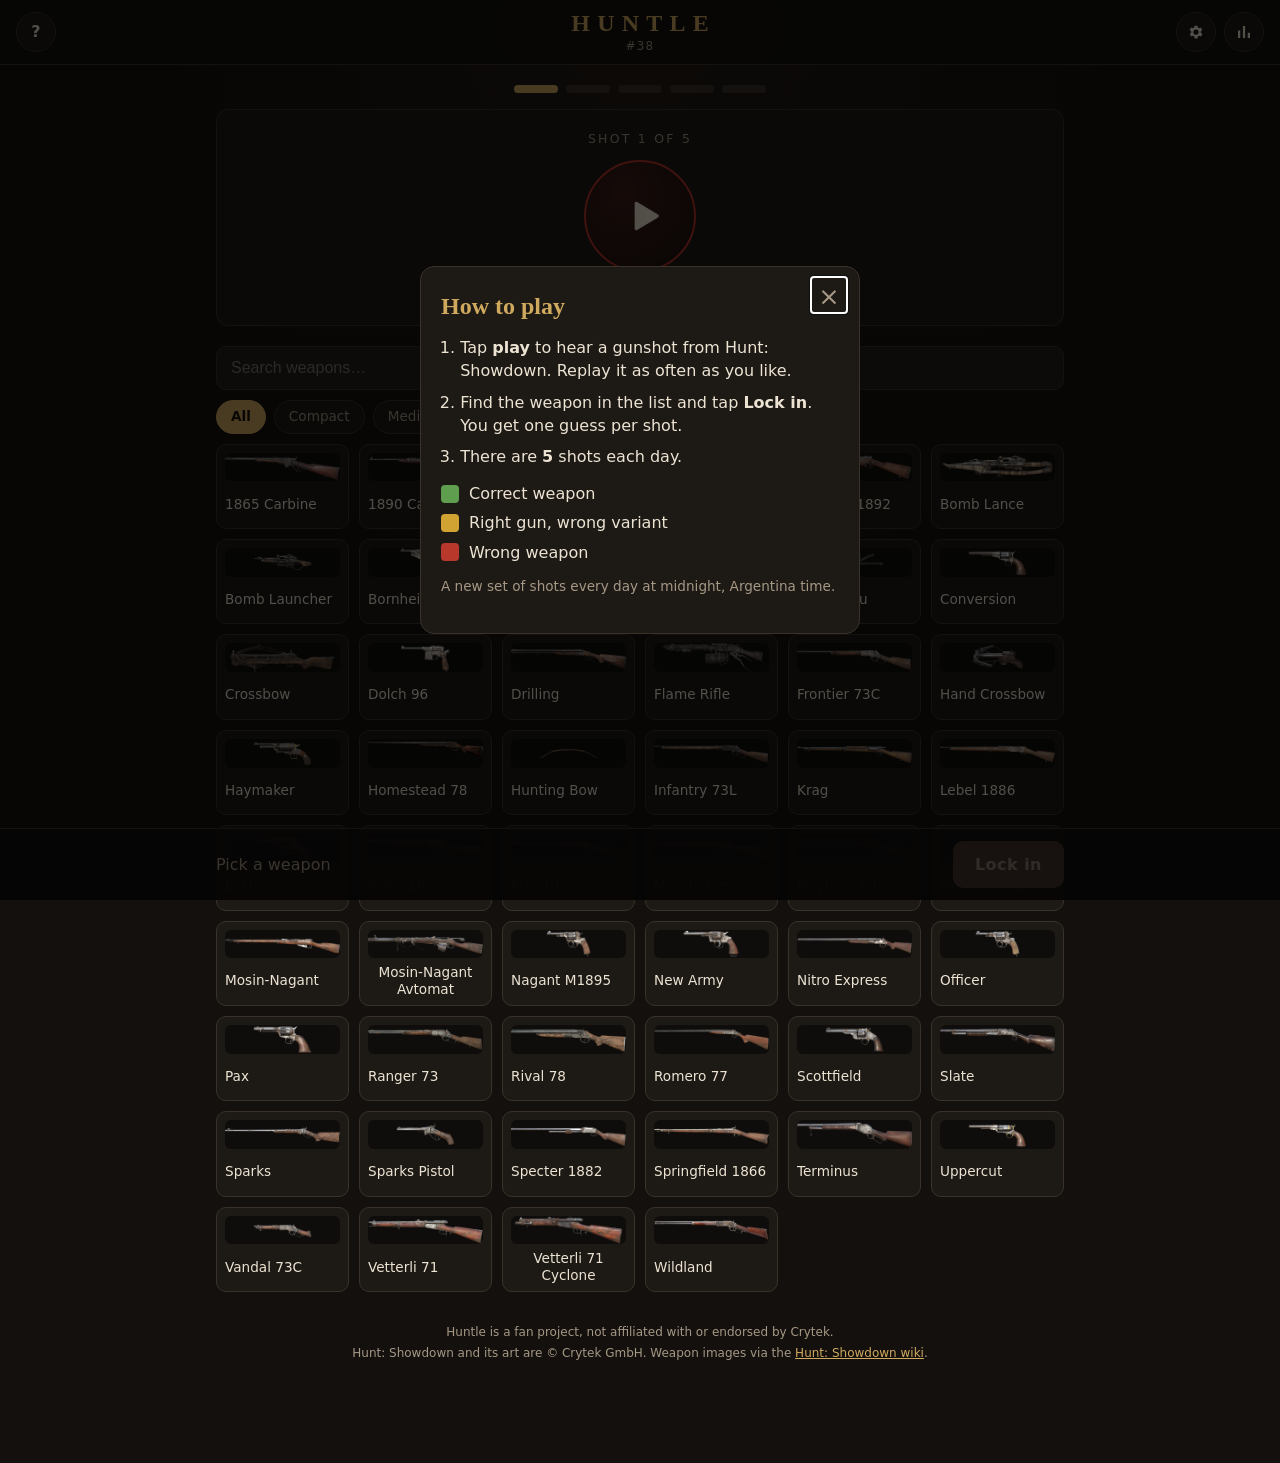
<file: index.html>
<!doctype html>
<html lang="en">
<head>
  <meta charset="utf-8">
  <meta name="viewport" content="width=device-width, initial-scale=1, viewport-fit=cover">
  <meta name="theme-color" content="#13100e">
  <title>Huntle</title>
  <meta name="description" content="A daily Hunt: Showdown sound quiz. Hear five gunshots, name the weapons.">
  <link rel="icon" href="assets/favicon.svg" type="image/svg+xml">
  <link rel="apple-touch-icon" href="assets/apple-touch-icon.png">
  <link rel="manifest" href="manifest.webmanifest">
  <meta name="apple-mobile-web-app-title" content="Huntle">

  <!-- Link previews (Discord, Reddit, iMessage, WhatsApp, X). These need full
       URLs: update them if the site moves to its own domain. -->
  <link rel="canonical" href="https://huntle.pages.dev/">
  <meta property="og:type" content="website">
  <meta property="og:site_name" content="Huntle">
  <meta property="og:url" content="https://huntle.pages.dev/">
  <meta property="og:title" content="Huntle: the daily Hunt: Showdown sound quiz">
  <meta property="og:description" content="Hear five gunshots. Name the weapons. A new set every day.">
  <meta property="og:image" content="https://huntle.pages.dev/assets/og-image.png">
  <meta property="og:image:width" content="1200">
  <meta property="og:image:height" content="630">
  <meta property="og:image:alt" content="Huntle: hear five gunshots, name the weapons.">
  <meta name="twitter:card" content="summary_large_image">
  <link rel="stylesheet" href="css/styles.css">
  <link rel="stylesheet" href="css/themes.css">
  <script>
    // Apply the saved color theme before the page draws, so it never flashes the default.
    try {
      var t = localStorage.getItem("huntle:theme");
      if (t && /^[a-z-]+$/.test(t) && t !== "default") document.documentElement.dataset.theme = t;
    } catch (e) {}
  </script>
</head>
<body>
  <header class="topbar">
    <div class="topbar-side">
      <button class="icon-btn" id="btn-help" aria-label="How to play">?</button>
    </div>
    <div class="brand">
      <h1>HUNTLE</h1>
      <span id="puzzle-no" class="puzzle-no"></span>
    </div>
    <div class="topbar-side end">
      <button class="icon-btn" id="btn-settings" aria-label="Settings">
        <svg viewBox="0 0 24 24" width="18" height="18" aria-hidden="true"><path fill="currentColor" d="M19.4 13a7.5 7.5 0 0 0 0-2l2-1.6-2-3.4-2.4 1a7.4 7.4 0 0 0-1.7-1L15 3.5h-4l-.4 2.5a7.4 7.4 0 0 0-1.7 1l-2.4-1-2 3.4L6.6 11a7.5 7.5 0 0 0 0 2l-2 1.6 2 3.4 2.4-1a7.4 7.4 0 0 0 1.7 1l.4 2.5h4l.4-2.5a7.4 7.4 0 0 0 1.7-1l2.4 1 2-3.4-2-1.6ZM13 15.5a3.5 3.5 0 1 1 0-7 3.5 3.5 0 0 1 0 7Z" transform="translate(-1 0)"/></svg>
      </button>
      <button class="icon-btn" id="btn-stats" aria-label="Statistics">
        <svg viewBox="0 0 24 24" width="18" height="18" aria-hidden="true"><path fill="currentColor" d="M4 20h3V10H4v10Zm6.5 0h3V4h-3v16ZM17 20h3v-7h-3v7Z"/></svg>
      </button>
    </div>
  </header>

  <main>
    <ol id="progress" class="progress" aria-label="Progress"></ol>

    <section id="play-view">
      <div class="round-panel">
        <p id="round-label" class="round-label"></p>
        <button id="btn-play" class="play-btn" aria-label="Play gunshot">
          <svg viewBox="0 0 24 24" aria-hidden="true"><path d="M7 4.5v15a1 1 0 0 0 1.5.86l12.5-7.5a1 1 0 0 0 0-1.72L8.5 3.64A1 1 0 0 0 7 4.5Z"/></svg>
        </button>
        <p class="hint">Tap to play. Replay as often as you like.</p>
        <p id="audio-note" class="audio-note" hidden></p>
      </div>

      <div id="picker" class="picker">
        <div class="picker-tools">
          <input id="search" type="search" placeholder="Search weapons…" autocomplete="off" spellcheck="false" aria-label="Search weapons">
          <div id="cats" class="chips" role="tablist" aria-label="Weapon type"></div>
        </div>
        <div id="grid" class="grid" role="listbox" aria-label="Weapons"></div>
        <p id="empty" class="empty" hidden>No weapons match your search.</p>
      </div>

      <div id="feedback" class="feedback" hidden aria-live="polite"></div>
    </section>

    <section id="summary-view" class="summary" hidden>
      <div class="summary-head">
        <p id="sum-title" class="eyebrow"></p>
        <p id="sum-score" class="big-score"></p>
        <p id="sum-squares" class="squares"></p>
        <p id="sum-line" class="sum-line"></p>
      </div>
      <ol id="sum-list" class="sum-list"></ol>
      <div class="sum-actions">
        <button id="btn-share" class="primary">Share result</button>
        <button id="btn-sum-stats" class="secondary">Statistics</button>
      </div>
      <div class="next">
        <p class="muted">Next Huntle in</p>
        <p class="countdown"></p>
        <p class="muted small reset-note"></p>
      </div>
    </section>
    <footer class="credits">
      <p>Huntle is a fan project, not affiliated with or endorsed by Crytek.</p>
      <p>Hunt: Showdown and its art are © Crytek GmbH. Weapon images via the <a href="https://huntshowdown.wiki.gg/wiki/Weapons" target="_blank" rel="noopener">Hunt: Showdown wiki</a>.</p>
    </footer>
  </main>

  <div id="action-bar" class="action-bar">
    <div id="selected-label" class="selected"></div>
    <button id="btn-submit" class="primary">Lock in</button>
  </div>

  <dialog id="dlg-help">
    <button class="close" data-close aria-label="Close">×</button>
    <h2>How to play</h2>
    <ol class="help-list">
      <li>Tap <b>play</b> to hear a gunshot from Hunt: Showdown. Replay it as often as you like.</li>
      <li>Find the weapon in the list and tap <b>Lock in</b>. You get one guess per shot.</li>
      <li>There are <b class="rounds-count">5</b> shots each day.</li>
    </ol>
    <div class="legend">
      <p><span class="sq correct"></span> Correct weapon</p>
      <p><span class="sq partial"></span> Right gun, wrong variant</p>
      <p><span class="sq wrong"></span> Wrong weapon</p>
    </div>
    <p class="muted small reset-note"></p>
  </dialog>

  <dialog id="dlg-stats">
    <button class="close" data-close aria-label="Close">×</button>
    <h2>Statistics</h2>
    <div class="stats-grid">
      <div><b id="st-played">0</b><span>Played</span></div>
      <div><b id="st-avg">0%</b><span>Accuracy</span></div>
      <div><b id="st-streak">0</b><span>Streak</span></div>
      <div><b id="st-max">0</b><span>Best streak</span></div>
    </div>
    <h3>Score distribution</h3>
    <div id="st-dist" class="dist"></div>
    <div class="next">
      <p class="muted">Next Huntle in</p>
      <p class="countdown"></p>
    </div>
  </dialog>

  <dialog id="dlg-settings">
    <button class="close" data-close aria-label="Close">×</button>
    <h2>Settings</h2>
    <h3>Color theme</h3>
    <div id="theme-list" class="theme-list" role="radiogroup" aria-label="Color theme"></div>
    <p class="muted small">Saved on this device.</p>
  </dialog>

  <div id="toast" class="toast" role="status"></div>

  <script src="js/config.js"></script>
  <script src="js/weapons.js"></script>
  <script src="js/daily.js"></script>
  <script src="js/audio.js"></script>
  <script src="js/app.js"></script>
</body>
</html>
</file>
<file: css/styles.css>
:root {
  --bg: #13100e;
  --panel: #1d1915;
  --panel-2: #26211c;
  --line: #3a322a;
  --text: #ece3d3;
  --muted: #a59885;
  --accent: #b5352a;
  --gold: #cfa95e;
  --ok: #5f9e4f;
  --partial: #d1a332;
  --bad: #b8382c;
  --radius: 12px;
  --maxw: 880px;
  --topbar: 61px;
  color-scheme: dark;
}

* { box-sizing: border-box; }
html, body { margin: 0; }
body {
  min-height: 100vh;
  min-height: 100dvh;
  background: radial-gradient(ellipse at top, #241c16 0%, var(--bg) 60%) fixed, var(--bg);
  color: var(--text);
  font: 16px/1.45 system-ui, -apple-system, "Segoe UI", Roboto, sans-serif;
  -webkit-tap-highlight-color: transparent;
}
button { font: inherit; color: inherit; cursor: pointer; }
[hidden] { display: none !important; }
.muted { color: var(--muted); }
.small { font-size: 0.85rem; }

/* Top bar */
.topbar {
  position: sticky;
  top: 0;
  z-index: 10;
  display: grid;
  grid-template-columns: 1fr auto 1fr; /* keeps the title centered */
  align-items: center;
  padding: 10px 16px;
  padding-top: calc(10px + env(safe-area-inset-top));
  background: rgba(19, 16, 14, 0.94);
  backdrop-filter: blur(6px);
  border-bottom: 1px solid var(--line);
}
.brand { text-align: center; line-height: 1.1; }
.brand h1 {
  margin: 0;
  padding-left: 0.3em;
  font-family: Georgia, "Times New Roman", serif;
  font-size: 1.5rem;
  letter-spacing: 0.3em;
  color: var(--gold);
}
.puzzle-no { font-size: 0.75rem; color: var(--muted); letter-spacing: 0.1em; }
.icon-btn {
  width: 40px;
  height: 40px;
  border-radius: 50%;
  border: 1px solid var(--line);
  background: var(--panel);
  display: grid;
  place-items: center;
  font-weight: 700;
}
.icon-btn:hover { border-color: var(--gold); }
.topbar-side { display: flex; gap: 8px; }
.topbar-side.end { justify-content: flex-end; }

main {
  max-width: var(--maxw);
  margin: 0 auto;
  padding: 16px 16px calc(96px + env(safe-area-inset-bottom));
}

/* Progress */
.progress { list-style: none; display: flex; justify-content: center; gap: 8px; margin: 4px 0 16px; padding: 0; }
.progress li { width: 44px; height: 8px; border-radius: 4px; background: var(--line); }
.progress li.current { background: var(--gold); }
.progress li.correct { background: var(--ok); }
.progress li.partial { background: var(--partial); }
.progress li.wrong { background: var(--bad); }

/* Play panel */
.round-panel, .feedback {
  background: var(--panel);
  border: 1px solid var(--line);
  border-radius: var(--radius);
  padding: 20px 16px;
  text-align: center;
}
.round-label, .eyebrow {
  margin: 0 0 12px;
  text-transform: uppercase;
  letter-spacing: 0.18em;
  font-size: 0.78rem;
  color: var(--muted);
}
.play-btn {
  width: 96px;
  height: 96px;
  border-radius: 50%;
  border: 2px solid var(--accent);
  background: radial-gradient(circle at 35% 30%, #3d1e18, #1a0f0d);
  display: inline-grid;
  place-items: center;
  transition: transform 0.1s;
}
.play-btn svg { width: 40px; height: 40px; fill: var(--text); margin-left: 6px; }
.play-btn:hover { border-color: #d9493b; }
.play-btn:active { transform: scale(0.96); }
.is-playing { animation: pulse 0.9s ease-out infinite; }
@keyframes pulse {
  0% { box-shadow: 0 0 0 0 rgba(181, 53, 42, 0.65); }
  100% { box-shadow: 0 0 0 22px rgba(181, 53, 42, 0); }
}
.hint { margin: 12px 0 0; color: var(--muted); font-size: 0.9rem; }
.audio-note { margin: 8px 0 0; font-size: 0.8rem; color: var(--partial); }

/* Picker */
.picker { margin-top: 16px; }
.picker-tools {
  position: sticky;
  top: calc(var(--topbar) + env(safe-area-inset-top));
  z-index: 5;
  background: var(--bg);
  padding-top: 4px;
}
input[type="search"] {
  width: 100%;
  padding: 12px 14px;
  border-radius: 10px;
  border: 1px solid var(--line);
  background: var(--panel-2);
  color: var(--text);
  font-size: 16px; /* 16px stops iOS from zooming in on focus */
  outline: none;
}
input[type="search"]:focus { border-color: var(--gold); }
.chips { display: flex; gap: 8px; overflow-x: auto; padding: 10px 0; scrollbar-width: none; }
.chips::-webkit-scrollbar { display: none; }
.chip {
  flex: none;
  padding: 6px 14px;
  border-radius: 999px;
  border: 1px solid var(--line);
  background: var(--panel);
  color: var(--muted);
  font-size: 0.85rem;
}
.chip[aria-selected="true"] { background: var(--gold); border-color: var(--gold); color: #1a140c; font-weight: 600; }

.grid { display: grid; grid-template-columns: repeat(auto-fill, minmax(104px, 1fr)); gap: 10px; }
.card {
  display: flex;
  flex-direction: column;
  gap: 6px;
  padding: 8px;
  border-radius: 10px;
  border: 1px solid var(--line);
  background: var(--panel);
  text-align: center;
}
.card:hover { border-color: #5c4e40; }
.card[aria-selected="true"] { border-color: var(--gold); box-shadow: inset 0 0 0 1px var(--gold); background: #2b241b; }
.card .name {
  font-size: 0.78rem;
  line-height: 1.2;
  min-height: 2.4em;
  display: flex;
  align-items: center;
  justify-content: center;
}
.empty { text-align: center; color: var(--muted); padding: 24px 0; }

.thumb {
  aspect-ratio: 4 / 1; /* wiki weapon images are 512x128 */
  border-radius: 6px;
  background: #0f0d0b;
  display: grid;
  place-items: center;
  overflow: hidden;
}
.thumb img { width: 100%; height: 100%; object-fit: contain; }
.thumb .initials { font-family: Georgia, serif; color: var(--muted); font-size: 1.1rem; letter-spacing: 0.08em; }
.thumb.lg { width: min(420px, 100%); margin: 0 auto; }
.thumb.lg .initials { font-size: 2.4rem; }
.thumb.sm { width: 112px; flex: none; }
.thumb.sm .initials { font-size: 0.8rem; }

/* Feedback */
.feedback { margin-top: 16px; }
.verdict { margin: 0 0 14px; font-family: Georgia, serif; font-size: 1.5rem; }
.verdict.correct { color: var(--ok); }
.verdict.partial { color: var(--partial); }
.verdict.wrong { color: var(--bad); }
.reveal-name { margin: 12px 0 0; font-size: 1.25rem; font-weight: 700; }
.feedback .muted.small { margin: 2px 0 0; }
.your-guess { margin: 14px 0 0; color: var(--muted); }

/* Bottom action bar */
.action-bar {
  position: fixed;
  left: 0;
  right: 0;
  bottom: 0;
  z-index: 10;
  display: flex;
  align-items: center;
  justify-content: space-between;
  gap: 12px;
  padding: 12px max(16px, calc((100% - var(--maxw)) / 2 + 16px));
  padding-bottom: calc(12px + env(safe-area-inset-bottom));
  background: rgba(19, 16, 14, 0.96);
  border-top: 1px solid var(--line);
}
.selected { min-width: 0; overflow: hidden; text-overflow: ellipsis; white-space: nowrap; color: var(--muted); }
.selected.has { color: var(--text); font-weight: 600; }
.primary, .secondary {
  flex: none;
  padding: 12px 22px;
  border-radius: 10px;
  font-weight: 700;
  letter-spacing: 0.03em;
}
.primary { border: 0; background: var(--accent); color: #fff; }
.primary:hover:not(:disabled) { background: #c8402f; }
.primary:disabled { background: #43352e; color: #8c7d70; cursor: not-allowed; }
.secondary { border: 1px solid var(--line); background: var(--panel); }
.secondary:hover { border-color: var(--gold); }

/* Summary */
.summary-head { text-align: center; }
.big-score { margin: 0; font-family: Georgia, serif; font-size: 3.2rem; color: var(--gold); line-height: 1; }
.squares { margin: 10px 0 4px; font-size: 1.6rem; letter-spacing: 0.15em; }
.sum-line { margin: 0 0 16px; color: var(--muted); }
.sum-list { list-style: none; margin: 0; padding: 0; display: grid; gap: 8px; }
.sum-row {
  display: flex;
  align-items: center;
  gap: 12px;
  padding: 10px 12px;
  border-radius: 10px;
  background: var(--panel);
  border: 1px solid var(--line);
  border-left: 4px solid var(--line);
}
.sum-row.correct { border-left-color: var(--ok); }
.sum-row.partial { border-left-color: var(--partial); }
.sum-row.wrong { border-left-color: var(--bad); }
.sum-text { flex: 1; min-width: 0; display: flex; flex-direction: column; }
.sum-name { font-weight: 600; }
.mark { font-size: 1.2rem; }
.mini-play {
  flex: none;
  width: 38px;
  height: 38px;
  border-radius: 50%;
  border: 1px solid var(--accent);
  background: transparent;
  display: grid;
  place-items: center;
}
.mini-play svg { width: 15px; height: 15px; fill: var(--text); margin-left: 2px; }
.sum-actions { display: flex; gap: 10px; justify-content: center; margin: 20px 0; flex-wrap: wrap; }
.next { text-align: center; }
.next p { margin: 0; }
.countdown { font-family: Georgia, serif; font-size: 2rem; letter-spacing: 0.08em; margin: 4px 0 6px !important; }

/* Dialogs */
dialog {
  width: 100%;
  max-width: min(440px, calc(100vw - 32px));
  padding: 22px 20px;
  border: 1px solid var(--line);
  border-radius: 14px;
  background: var(--panel);
  color: var(--text);
}
dialog::backdrop { background: rgba(0, 0, 0, 0.65); }
dialog h2 { margin: 0 0 12px; font-family: Georgia, serif; color: var(--gold); }
dialog h3 { margin: 20px 0 8px; font-size: 0.9rem; text-transform: uppercase; letter-spacing: 0.12em; color: var(--muted); }
.close {
  position: absolute;
  top: 10px;
  right: 12px;
  width: 36px;
  height: 36px;
  border: 0;
  background: transparent;
  font-size: 1.6rem;
  color: var(--muted);
}
.help-list { padding-left: 1.2em; margin: 0 0 14px; }
.help-list li { margin-bottom: 8px; }
.legend p { display: flex; align-items: center; gap: 10px; margin: 6px 0; }
.sq { width: 18px; height: 18px; border-radius: 4px; display: inline-block; }
.sq.correct { background: var(--ok); }
.sq.partial { background: var(--partial); }
.sq.wrong { background: var(--bad); }
.stats-grid { display: grid; grid-template-columns: repeat(4, 1fr); text-align: center; gap: 6px; }
.stats-grid b { display: block; font-size: 1.7rem; font-family: Georgia, serif; }
.stats-grid span { font-size: 0.72rem; color: var(--muted); }
.dist { display: grid; gap: 4px; }
.dist-row { display: flex; align-items: center; gap: 8px; }
.dist-label { width: 12px; text-align: right; font-size: 0.85rem; }
.dist-bar { background: var(--line); padding: 2px 8px; border-radius: 4px; text-align: right; font-size: 0.8rem; font-weight: 600; }
.dist-bar.today { background: var(--accent); }
dialog .next { margin-top: 18px; }

/* Toast */
.toast {
  position: fixed;
  left: 50%;
  top: 80px;
  transform: translateX(-50%);
  z-index: 20;
  padding: 10px 16px;
  border-radius: 8px;
  background: var(--text);
  color: var(--bg);
  font-weight: 600;
  opacity: 0;
  pointer-events: none;
  transition: opacity 0.2s;
}
.toast.show { opacity: 1; }

@media (min-width: 700px) {
  .play-btn { width: 112px; height: 112px; }
  .grid { grid-template-columns: repeat(auto-fill, minmax(132px, 1fr)); }
  .card .name { font-size: 0.85rem; }
}

@media (prefers-reduced-motion: reduce) {
  .is-playing { animation: none; box-shadow: 0 0 0 4px rgba(181, 53, 42, 0.5); }
}

/* Footer */
.credits { margin-top: 32px; text-align: center; font-size: 0.75rem; color: var(--muted); }
.credits p { margin: 4px 0; }
.credits a { color: var(--gold); }

/* Settings: theme picker */
.theme-list { display: grid; gap: 8px; margin-bottom: 12px; }
.theme-option {
  display: flex;
  align-items: center;
  gap: 12px;
  padding: 10px 12px;
  border-radius: 10px;
  border: 1px solid var(--line);
  background: var(--panel-2);
  text-align: left;
}
.theme-option:hover { border-color: var(--muted); }
.theme-option[aria-checked="true"] { border-color: var(--gold); box-shadow: inset 0 0 0 1px var(--gold); }
.theme-option[aria-checked="true"] .theme-name::after { content: " ✓"; color: var(--gold); }
.swatches { display: flex; flex: none; }
.swatch { width: 22px; height: 22px; border-radius: 50%; border: 2px solid var(--panel-2); margin-left: -6px; box-shadow: 0 0 0 1px var(--line); }
.swatch:first-child { margin-left: 0; }
.theme-name { font-weight: 600; }

/* Small phones: three top-bar buttons plus the title need a little less room. */
@media (max-width: 380px) {
  .icon-btn { width: 34px; height: 34px; }
  .topbar-side { gap: 6px; }
  .brand h1 { font-size: 1.25rem; letter-spacing: 0.22em; padding-left: 0.22em; }
}
</file>
<file: css/themes.css>
/*
 * Alternative color themes, picked by the player in Settings.
 * Each theme applies when <html data-theme="..."> is set; without it the
 * default Sepia & Gold look from styles.css is used.
 * Generated from one template so every theme covers the same elements.
 */

/* Film grain shared by all themes (only drawn when a theme sets content). */
[data-theme] body::before {
  position: fixed;
  inset: 0;
  z-index: 30; /* above everything; it ignores clicks */
  pointer-events: none;
  background-image: url("data:image/svg+xml,%3Csvg xmlns='http://www.w3.org/2000/svg' width='160' height='160'%3E%3Cfilter id='n'%3E%3CfeTurbulence type='fractalNoise' baseFrequency='.9' numOctaves='3' stitchTiles='stitch'/%3E%3CfeColorMatrix values='0 0 0 0 0 0 0 0 0 0 0 0 0 0 0 0 0 0 .55 0'/%3E%3C/filter%3E%3Crect width='100%25' height='100%25' filter='url(%23n)'/%3E%3C/svg%3E");
  opacity: 0.08;
  mix-blend-mode: overlay;
}
[data-theme] dialog::backdrop { background: rgba(0, 0, 0, 0.75); }

/* ---------- Bone & Ash: Black and white: bone-white type on soot, like an old tintype photograph. ---------- */
:root[data-theme="bone-and-ash"] {
  --bg: #08080a;
  --panel: #121214;
  --panel-2: #1a1a1d;
  --line: #2c2c30;
  --text: #e9e5dc;
  --muted: #8d8984;
  --accent: #e9e5dc;
  --gold: #f4f1ea;
  --ok: #8fa383;
  --partial: #c7b07a;
  --bad: #a8574e;
}
[data-theme="bone-and-ash"] body {
  background:
    radial-gradient(ellipse at 50% 0%, #1f1f22 0%, transparent 60%) fixed,
    radial-gradient(ellipse at center, transparent 55%, rgba(0, 0, 0, 0.7) 100%) fixed,
    #08080a;
}
[data-theme="bone-and-ash"] body::before { content: ""; }
[data-theme="bone-and-ash"] .topbar { background: rgba(8,8,10, 0.94); }
[data-theme="bone-and-ash"] .action-bar { background: rgba(8,8,10, 0.96); }
[data-theme="bone-and-ash"] .brand h1 { text-shadow: 0 0 18px rgba(255,255,255,.12); }
[data-theme="bone-and-ash"] .progress li.current { background: #f4f1ea; }
[data-theme="bone-and-ash"] .play-btn { background: radial-gradient(circle at 35% 30%, #2a2a2d, #0c0c0e); border-color: #e9e5dc; }
[data-theme="bone-and-ash"] .play-btn:hover { border-color: #ffffff; }
[data-theme="bone-and-ash"] .mini-play { border-color: #e9e5dc; }
[data-theme="bone-and-ash"] .is-playing { animation-name: pulse-bone-and-ash; }
@keyframes pulse-bone-and-ash {
  0% { box-shadow: 0 0 0 0 rgba(233,229,220, 0.65); }
  100% { box-shadow: 0 0 0 22px rgba(233,229,220, 0); }
}
[data-theme="bone-and-ash"] .chip[aria-selected="true"] { color: #0b0b0c; background: #e9e5dc; border-color: #e9e5dc; }
[data-theme="bone-and-ash"] .card:hover { border-color: #4a4a4f; }
[data-theme="bone-and-ash"] .card[aria-selected="true"] { border-color: #f4f1ea; box-shadow: inset 0 0 0 1px #f4f1ea; background: #222225; }
[data-theme="bone-and-ash"] .thumb { background: #060607; }
[data-theme="bone-and-ash"] .primary { background: #e9e5dc; color: #0b0b0c; }
[data-theme="bone-and-ash"] .primary:hover:not(:disabled) { background: #ffffff; }
[data-theme="bone-and-ash"] .primary:disabled { background: #2a2a2d; color: #6c6a67; }
@media (prefers-reduced-motion: reduce) {
  [data-theme="bone-and-ash"] .is-playing { box-shadow: 0 0 0 4px rgba(233,229,220, 0.5); }
}

/* ---------- Bayou Night: Black and dark blue: cold moonlight over swamp water. ---------- */
:root[data-theme="bayou-night"] {
  --bg: #04060a;
  --panel: #0b111a;
  --panel-2: #101823;
  --line: #1d2a3a;
  --text: #d3dbe4;
  --muted: #7a889a;
  --accent: #24466e;
  --gold: #a9c1dc;
  --ok: #4f8c6c;
  --partial: #b39552;
  --bad: #a8463f;
}
[data-theme="bayou-night"] body {
  background:
    radial-gradient(ellipse at 50% 0%, #0f1a2a 0%, transparent 60%) fixed,
    radial-gradient(ellipse at center, transparent 55%, rgba(0, 0, 0, 0.7) 100%) fixed,
    #04060a;
}
[data-theme="bayou-night"] body::before { content: ""; }
[data-theme="bayou-night"] .topbar { background: rgba(4,6,10, 0.94); }
[data-theme="bayou-night"] .action-bar { background: rgba(4,6,10, 0.96); }
[data-theme="bayou-night"] .brand h1 { text-shadow: 0 0 18px rgba(80,130,190,.25); }
[data-theme="bayou-night"] .progress li.current { background: #a9c1dc; }
[data-theme="bayou-night"] .play-btn { background: radial-gradient(circle at 35% 30%, #16263b, #05080d); border-color: #24466e; }
[data-theme="bayou-night"] .play-btn:hover { border-color: #2f5a8c; }
[data-theme="bayou-night"] .mini-play { border-color: #24466e; }
[data-theme="bayou-night"] .is-playing { animation-name: pulse-bayou-night; }
@keyframes pulse-bayou-night {
  0% { box-shadow: 0 0 0 0 rgba(64,110,170, 0.65); }
  100% { box-shadow: 0 0 0 22px rgba(64,110,170, 0); }
}
[data-theme="bayou-night"] .chip[aria-selected="true"] { color: #e6eef7; background: #24466e; border-color: #24466e; }
[data-theme="bayou-night"] .card:hover { border-color: #33475f; }
[data-theme="bayou-night"] .card[aria-selected="true"] { border-color: #a9c1dc; box-shadow: inset 0 0 0 1px #a9c1dc; background: #132033; }
[data-theme="bayou-night"] .thumb { background: #03050a; }
[data-theme="bayou-night"] .primary { background: #24466e; color: #e6eef7; }
[data-theme="bayou-night"] .primary:hover:not(:disabled) { background: #2f5a8c; }
[data-theme="bayou-night"] .primary:disabled { background: #141d29; color: #56657a; }
@media (prefers-reduced-motion: reduce) {
  [data-theme="bayou-night"] .is-playing { box-shadow: 0 0 0 4px rgba(64,110,170, 0.5); }
}

/* ---------- Blood & Rust: Dark brown and red: dried blood on old leather. ---------- */
:root[data-theme="blood-and-rust"] {
  --bg: #0f0806;
  --panel: #1a0f0b;
  --panel-2: #22140f;
  --line: #3b2219;
  --text: #e6d5c3;
  --muted: #9e8571;
  --accent: #8c1a12;
  --gold: #c23a2b;
  --ok: #6f8a4b;
  --partial: #c08a2e;
  --bad: #c0352a;
}
[data-theme="blood-and-rust"] body {
  background:
    radial-gradient(ellipse at 50% 0%, #2a120c 0%, transparent 60%) fixed,
    radial-gradient(ellipse at center, transparent 55%, rgba(0, 0, 0, 0.7) 100%) fixed,
    #0f0806;
}
[data-theme="blood-and-rust"] body::before { content: ""; }
[data-theme="blood-and-rust"] .topbar { background: rgba(15,8,6, 0.94); }
[data-theme="blood-and-rust"] .action-bar { background: rgba(15,8,6, 0.96); }
[data-theme="blood-and-rust"] .brand h1 { text-shadow: 0 0 18px rgba(170,30,20,.35); }
[data-theme="blood-and-rust"] .progress li.current { background: #e6d5c3; }
[data-theme="blood-and-rust"] .play-btn { background: radial-gradient(circle at 35% 30%, #4a140e, #140806); border-color: #8c1a12; }
[data-theme="blood-and-rust"] .play-btn:hover { border-color: #a82218; }
[data-theme="blood-and-rust"] .mini-play { border-color: #8c1a12; }
[data-theme="blood-and-rust"] .is-playing { animation-name: pulse-blood-and-rust; }
@keyframes pulse-blood-and-rust {
  0% { box-shadow: 0 0 0 0 rgba(160,28,18, 0.65); }
  100% { box-shadow: 0 0 0 22px rgba(160,28,18, 0); }
}
[data-theme="blood-and-rust"] .chip[aria-selected="true"] { color: #f3e6d8; background: #8c1a12; border-color: #8c1a12; }
[data-theme="blood-and-rust"] .card:hover { border-color: #5e3424; }
[data-theme="blood-and-rust"] .card[aria-selected="true"] { border-color: #c23a2b; box-shadow: inset 0 0 0 1px #c23a2b; background: #2c1610; }
[data-theme="blood-and-rust"] .thumb { background: #0a0504; }
[data-theme="blood-and-rust"] .primary { background: #8c1a12; color: #f3e6d8; }
[data-theme="blood-and-rust"] .primary:hover:not(:disabled) { background: #a82218; }
[data-theme="blood-and-rust"] .primary:disabled { background: #2e1a13; color: #7a6150; }
@media (prefers-reduced-motion: reduce) {
  [data-theme="blood-and-rust"] .is-playing { box-shadow: 0 0 0 4px rgba(160,28,18, 0.5); }
}
</file>
